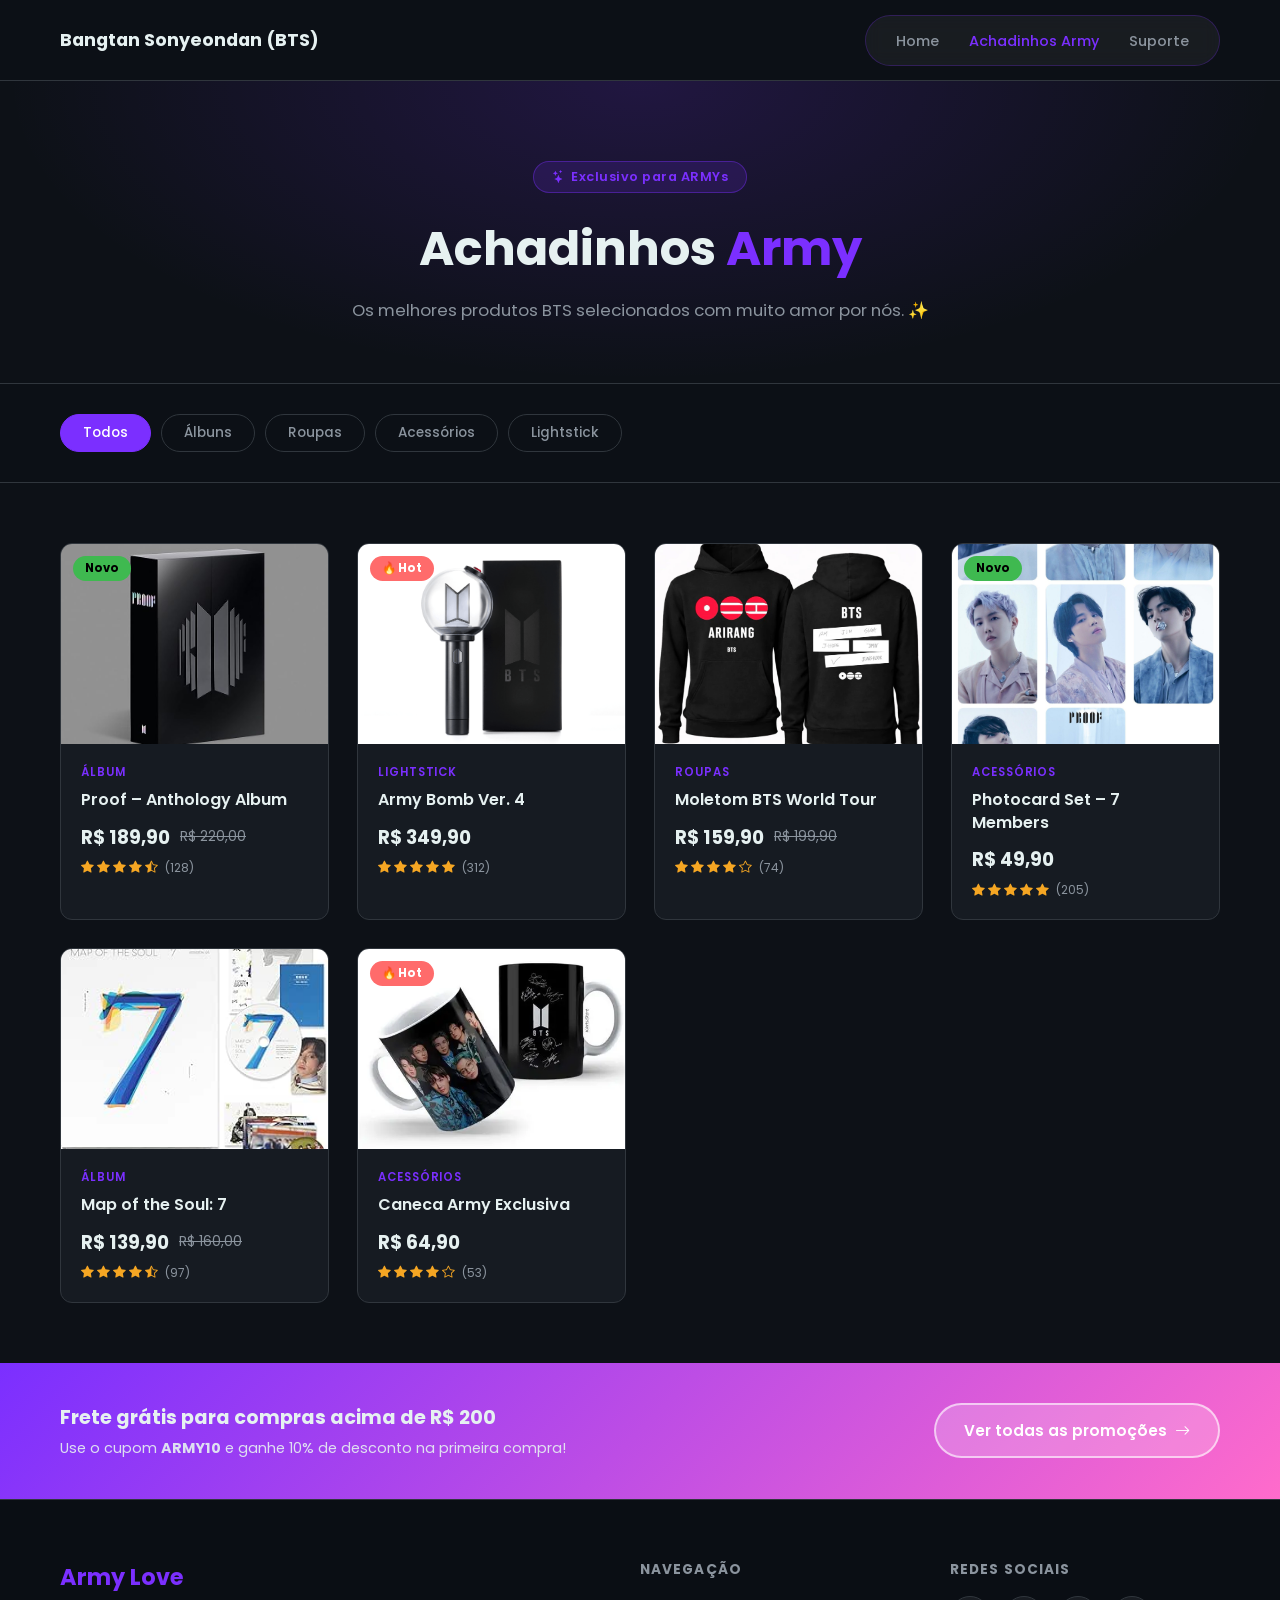
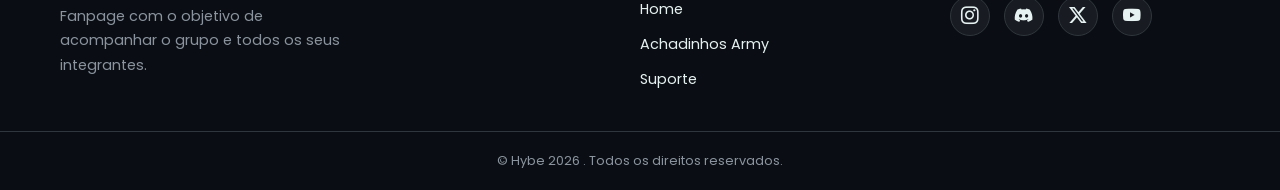
<file: pages/Achadinhos-army.html>
<!DOCTYPE html>
<html lang="pt-BR">

<head>
    <meta charset="UTF-8">
    <meta name="viewport" content="width=device-width, initial-scale=1.0">
    <title>Achadinhos Army – BTS Fan Page</title>
    <link href="https://fonts.googleapis.com/css2?family=Poppins:wght@300;400;600;700&display=swap" rel="stylesheet">
    <link rel="stylesheet" href="https://cdn.jsdelivr.net/npm/bootstrap-icons@1.11.3/font/bootstrap-icons.min.css">
    <link rel="stylesheet" href="../style.css">
</head>

<body>

    <!-- HEADER -->
    <header class="header-page">
        <div class="container header-container">
            <h1>Bangtan Sonyeondan (BTS)</h1>
            <nav>
                <ul class="header-menu">
                    <li><a href="../Index.html" class="item-menu">Home</a></li>
                    <li><a href="Achadinhos-army.html" class="item-menu active">Achadinhos Army</a></li>
                    <li><a href="suporte.html" class="item-menu">Suporte</a></li>
                </ul>
            </nav>
        </div>
    </header>

    <!-- HERO DA LOJA -->
    <section class="loja-hero">
        <div class="container">
            <span class="loja-badge"><i class="bi bi-stars"></i> Exclusivo para ARMYs</span>
            <h2>Achadinhos <span class="destaque">Army</span></h2>
            <p>Os melhores produtos BTS selecionados com muito amor por nós. ✨</p>
        </div>
    </section>

    <!-- FILTROS -->
    <section class="loja-filtros">
        <div class="container">
            <div class="filtros-wrapper">
                <button class="filtro-btn active" data-categoria="todos">Todos</button>
                <button class="filtro-btn" data-categoria="albuns">Álbuns</button>
                <button class="filtro-btn" data-categoria="roupas">Roupas</button>
                <button class="filtro-btn" data-categoria="acessorios">Acessórios</button>
                <button class="filtro-btn" data-categoria="lightstick">Lightstick</button>
            </div>
        </div>
    </section>

    <!-- GRADE DE PRODUTOS -->
    <section class="loja-produtos">
        <div class="container">
            <div class="produtos-grid">

                <!-- Card 1 -->
                <div class="produto-card" data-categoria="albuns">
                    <div class="produto-img">
                        <img src="/img/proof.jpg" alt="Álbum Proof">
                        <span class="badge-novo">Novo</span>
                        <div class="produto-overlay">
                            <a href="#" class="btn-comprar"><i class="bi bi-bag-plus"></i> Comprar</a>
                        </div>
                    </div>
                    <div class="produto-info">
                        <span class="produto-categoria">Álbum</span>
                        <h3 class="produto-nome">Proof – Anthology Album</h3>
                        <div class="produto-preco">
                            <span class="preco-atual">R$ 189,90</span>
                            <span class="preco-antigo">R$ 220,00</span>
                        </div>
                        <div class="produto-estrelas">
                            <i class="bi bi-star-fill"></i>
                            <i class="bi bi-star-fill"></i>
                            <i class="bi bi-star-fill"></i>
                            <i class="bi bi-star-fill"></i>
                            <i class="bi bi-star-half"></i>
                            <span>(128)</span>
                        </div>
                    </div>
                </div>

                <!-- Card 2 -->
                <div class="produto-card" data-categoria="lightstick">
                    <div class="produto-img">
                        <img src="/img/army-bomb-ver4.webp" alt="Lightstick">
                        <span class="badge-hot">🔥 Hot</span>
                        <div class="produto-overlay">
                            <a href="#" class="btn-comprar"><i class="bi bi-bag-plus"></i> Comprar</a>
                        </div>
                    </div>
                    <div class="produto-info">
                        <span class="produto-categoria">Lightstick</span>
                        <h3 class="produto-nome">Army Bomb Ver. 4</h3>
                        <div class="produto-preco">
                            <span class="preco-atual">R$ 349,90</span>
                        </div>
                        <div class="produto-estrelas">
                            <i class="bi bi-star-fill"></i>
                            <i class="bi bi-star-fill"></i>
                            <i class="bi bi-star-fill"></i>
                            <i class="bi bi-star-fill"></i>
                            <i class="bi bi-star-fill"></i>
                            <span>(312)</span>
                        </div>
                    </div>
                </div>

                <!-- Card 3 -->
                <div class="produto-card" data-categoria="roupas">
                    <div class="produto-img">
                        <img src="/img/Moletom.webp" alt="Moletom">
                        <div class="produto-overlay">
                            <a href="#" class="btn-comprar"><i class="bi bi-bag-plus"></i> Comprar</a>
                        </div>
                    </div>
                    <div class="produto-info">
                        <span class="produto-categoria">Roupas</span>
                        <h3 class="produto-nome">Moletom BTS World Tour</h3>
                        <div class="produto-preco">
                            <span class="preco-atual">R$ 159,90</span>
                            <span class="preco-antigo">R$ 199,90</span>
                        </div>
                        <div class="produto-estrelas">
                            <i class="bi bi-star-fill"></i>
                            <i class="bi bi-star-fill"></i>
                            <i class="bi bi-star-fill"></i>
                            <i class="bi bi-star-fill"></i>
                            <i class="bi bi-star"></i>
                            <span>(74)</span>
                        </div>
                    </div>
                </div>

                <!-- Card 4 -->
                <div class="produto-card" data-categoria="acessorios">
                    <div class="produto-img">
                        <img src="/img/R.jpg" alt="Photocard set">
                        <span class="badge-novo">Novo</span>
                        <div class="produto-overlay">
                            <a href="#" class="btn-comprar"><i class="bi bi-bag-plus"></i> Comprar</a>
                        </div>
                    </div>
                    <div class="produto-info">
                        <span class="produto-categoria">Acessórios</span>
                        <h3 class="produto-nome">Photocard Set – 7 Members</h3>
                        <div class="produto-preco">
                            <span class="preco-atual">R$ 49,90</span>
                        </div>
                        <div class="produto-estrelas">
                            <i class="bi bi-star-fill"></i>
                            <i class="bi bi-star-fill"></i>
                            <i class="bi bi-star-fill"></i>
                            <i class="bi bi-star-fill"></i>
                            <i class="bi bi-star-fill"></i>
                            <span>(205)</span>
                        </div>
                    </div>
                </div>

                <!-- Card 5 -->
                <div class="produto-card" data-categoria="albuns">
                    <div class="produto-img">
                        <img src="/img/map of the soul.jpg" alt="Map of the Soul">
                        <div class="produto-overlay">
                            <a href="#" class="btn-comprar"><i class="bi bi-bag-plus"></i> Comprar</a>
                        </div>
                    </div>
                    <div class="produto-info">
                        <span class="produto-categoria">Álbum</span>
                        <h3 class="produto-nome">Map of the Soul: 7</h3>
                        <div class="produto-preco">
                            <span class="preco-atual">R$ 139,90</span>
                            <span class="preco-antigo">R$ 160,00</span>
                        </div>
                        <div class="produto-estrelas">
                            <i class="bi bi-star-fill"></i>
                            <i class="bi bi-star-fill"></i>
                            <i class="bi bi-star-fill"></i>
                            <i class="bi bi-star-fill"></i>
                            <i class="bi bi-star-half"></i>
                            <span>(97)</span>
                        </div>
                    </div>
                </div>

                <!-- Card 6 -->
                <div class="produto-card" data-categoria="acessorios">
                    <div class="produto-img">
                        <img src="/img/Caneca.webp" alt="Caneca BTS">
                        <span class="badge-hot">🔥 Hot</span>
                        <div class="produto-overlay">
                            <a href="#" class="btn-comprar"><i class="bi bi-bag-plus"></i> Comprar</a>
                        </div>
                    </div>
                    <div class="produto-info">
                        <span class="produto-categoria">Acessórios</span>
                        <h3 class="produto-nome">Caneca Army Exclusiva</h3>
                        <div class="produto-preco">
                            <span class="preco-atual">R$ 64,90</span>
                        </div>
                        <div class="produto-estrelas">
                            <i class="bi bi-star-fill"></i>
                            <i class="bi bi-star-fill"></i>
                            <i class="bi bi-star-fill"></i>
                            <i class="bi bi-star-fill"></i>
                            <i class="bi bi-star"></i>
                            <span>(53)</span>
                        </div>
                    </div>
                </div>

            </div>
        </div>
    </section>

    <!-- BANNER PROMOÇÃO -->
    <section class="loja-banner">
        <div class="container banner-content">
            <div>
                <h3>Frete grátis para compras acima de R$ 200</h3>
                <p>Use o cupom <strong>ARMY10</strong> e ganhe 10% de desconto na primeira compra!</p>
            </div>
            <a href="#" class="btn-primario">Ver todas as promoções <i class="bi bi-arrow-right"></i></a>
        </div>
    </section>

    <!-- FOOTER -->
    <footer class="footer">
        <div class="container footer-inner">
            <div class="footer-brand">
                <h2>Army Love</h2>
                <p>Fanpage com o objetivo de acompanhar o grupo e todos os seus integrantes.</p>
            </div>
            <div class="footer-links">
                <h4>Navegação</h4>
                <ul>
                    <li><a href="../Index.html">Home</a></li>
                    <li><a href="Achadinhos-army.html">Achadinhos Army</a></li>
                    <li><a href="suporte.html">Suporte</a></li>
                </ul>
            </div>
            <div class="footer-social">
                <h4>Redes Sociais</h4>
                <div class="social-icons">
                    <a href="#"><i class="bi bi-instagram"></i></a>
                    <a href="#"><i class="bi bi-discord"></i></a>
                    <a href="#"><i class="bi bi-twitter-x"></i></a>
                    <a href="#"><i class="bi bi-youtube"></i></a>
                </div>
            </div>
        </div>
        <div class="footer-bottom">
            <p>© Hybe 2026 . Todos os direitos reservados.</p>
        </div>
    </footer>

    <script>
        // Filtro de categorias
        const botoes = document.querySelectorAll('.filtro-btn');
        const cards = document.querySelectorAll('.produto-card');

        botoes.forEach(btn => {
            btn.addEventListener('click', () => {
                botoes.forEach(b => b.classList.remove('active'));
                btn.classList.add('active');

                const cat = btn.dataset.categoria;
                cards.forEach(card => {
                    if (cat === 'todos' || card.dataset.categoria === cat) {
                        card.style.display = 'flex';
                        card.style.animation = 'fadeIn 0.4s ease';
                    } else {
                        card.style.display = 'none';
                    }
                });
            });
        });
    </script>

</body>
</html>
</file>
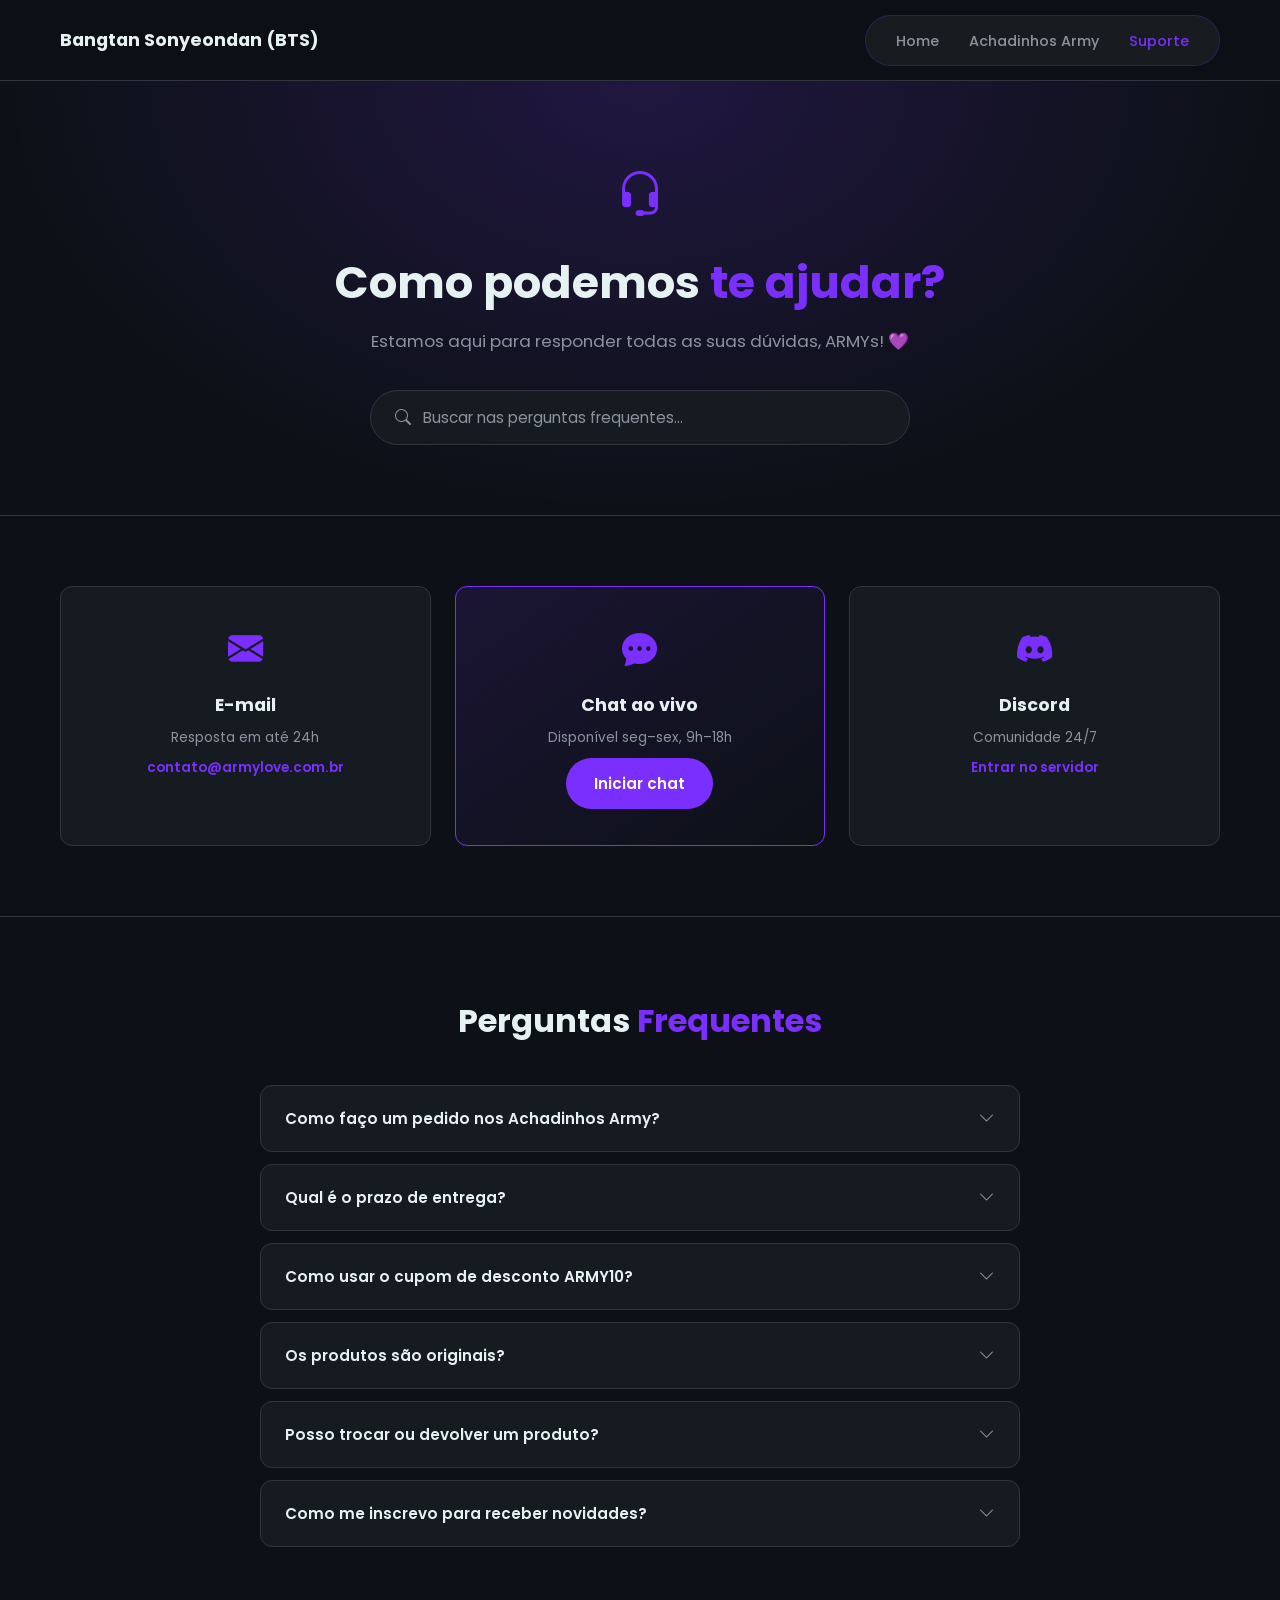
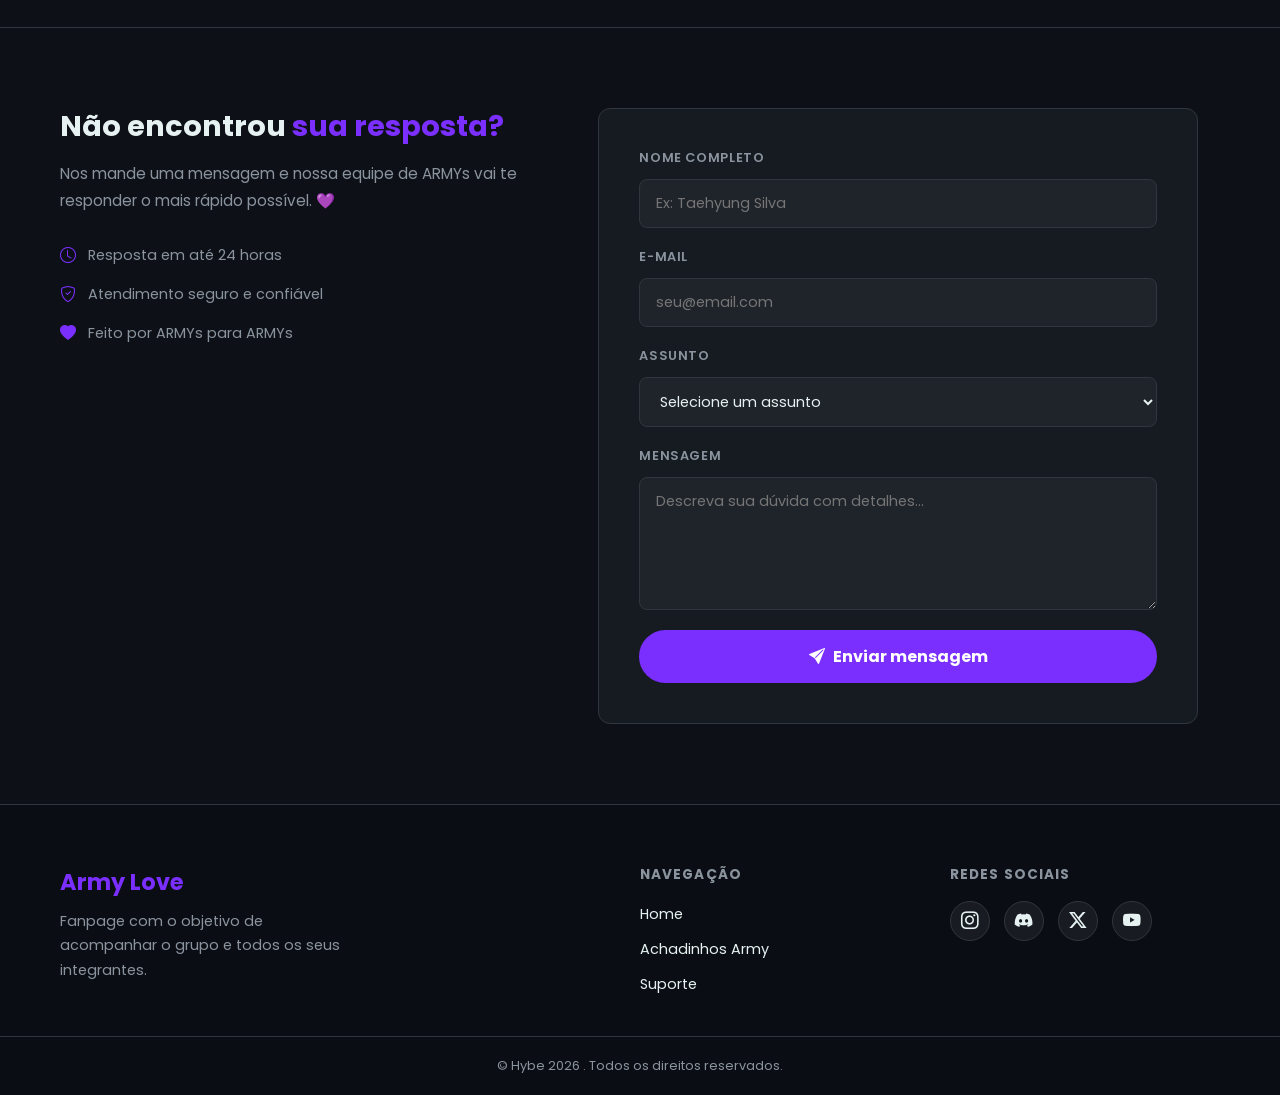
<file: pages/suporte.html>
<!DOCTYPE html>
<html lang="pt-BR">

<head>
    <meta charset="UTF-8">
    <meta name="viewport" content="width=device-width, initial-scale=1.0">
    <title>Suporte – BTS Fan Page</title>
    <link href="https://fonts.googleapis.com/css2?family=Poppins:wght@300;400;600;700&display=swap" rel="stylesheet">
    <link rel="stylesheet" href="https://cdn.jsdelivr.net/npm/bootstrap-icons@1.11.3/font/bootstrap-icons.min.css">
    <link rel="stylesheet" href="../style.css">
</head>

<body>

    <!-- HEADER -->
    <header class="header-page">
        <div class="container header-container">
            <h1>Bangtan Sonyeondan (BTS)</h1>
            <nav>
                <ul class="header-menu">
                    <li><a href="../Index.html" class="item-menu">Home</a></li>
                    <li><a href="Achadinhos-army.html" class="item-menu">Achadinhos Army</a></li>
                    <li><a href="suporte.html" class="item-menu active">Suporte</a></li>
                </ul>
            </nav>
        </div>
    </header>

    <!-- HERO DO SUPORTE -->
    <section class="suporte-hero">
        <div class="container">
            <i class="bi bi-headset suporte-icone-hero"></i>
            <h2>Como podemos <span class="destaque">te ajudar?</span></h2>
            <p>Estamos aqui para responder todas as suas dúvidas, ARMYs! 💜</p>
            <div class="suporte-busca">
                <i class="bi bi-search"></i>
                <input type="text" placeholder="Buscar nas perguntas frequentes...">
            </div>
        </div>
    </section>

    <!-- CARDS DE CONTATO RÁPIDO -->
    <section class="suporte-canais">
        <div class="container">
            <div class="canais-grid">
                <div class="canal-card">
                    <i class="bi bi-envelope-fill"></i>
                    <h3>E-mail</h3>
                    <p>Resposta em até 24h</p>
                    <a href="mailto:contato@armylove.com.br" class="canal-link">contato@armylove.com.br</a>
                </div>
                <div class="canal-card destaque-card">
                    <i class="bi bi-chat-dots-fill"></i>
                    <h3>Chat ao vivo</h3>
                    <p>Disponível seg–sex, 9h–18h</p>
                    <a href="#" class="btn-primario">Iniciar chat</a>
                </div>
                <div class="canal-card">
                    <i class="bi bi-discord"></i>
                    <h3>Discord</h3>
                    <p>Comunidade 24/7</p>
                    <a href="#" class="canal-link">Entrar no servidor</a>
                </div>
            </div>
        </div>
    </section>

    <!-- FAQ -->
    <section class="suporte-faq">
        <div class="container">
            <h2 class="secao-titulo">Perguntas <span class="destaque">Frequentes</span></h2>

            <div class="faq-lista">

                <div class="faq-item">
                    <button class="faq-pergunta">
                        <span>Como faço um pedido nos Achadinhos Army?</span>
                        <i class="bi bi-chevron-down faq-icone"></i>
                    </button>
                    <div class="faq-resposta">
                        <p>É super simples! Navegue até a página <strong>Achadinhos Army</strong>, escolha o produto que você quer, clique em "Comprar" e siga as instruções de pagamento. Aceitamos Pix, cartão de crédito e boleto.</p>
                    </div>
                </div>

                <div class="faq-item">
                    <button class="faq-pergunta">
                        <span>Qual é o prazo de entrega?</span>
                        <i class="bi bi-chevron-down faq-icone"></i>
                    </button>
                    <div class="faq-resposta">
                        <p>O prazo varia conforme a sua região. Em média, capitais recebem em 5–7 dias úteis e demais localidades em 8–15 dias úteis após a confirmação do pagamento.</p>
                    </div>
                </div>

                <div class="faq-item">
                    <button class="faq-pergunta">
                        <span>Como usar o cupom de desconto ARMY10?</span>
                        <i class="bi bi-chevron-down faq-icone"></i>
                    </button>
                    <div class="faq-resposta">
                        <p>Na etapa de finalização da compra, existe um campo chamado "Cupom de desconto". Digite <strong>ARMY10</strong> e clique em aplicar. O desconto de 10% será aplicado automaticamente no total.</p>
                    </div>
                </div>

                <div class="faq-item">
                    <button class="faq-pergunta">
                        <span>Os produtos são originais?</span>
                        <i class="bi bi-chevron-down faq-icone"></i>
                    </button>
                    <div class="faq-resposta">
                        <p>Sim! Todos os nossos produtos são adquiridos diretamente de distribuidores oficiais da HYBE ou de importadoras autorizadas. Garantimos autenticidade em cada item.</p>
                    </div>
                </div>

                <div class="faq-item">
                    <button class="faq-pergunta">
                        <span>Posso trocar ou devolver um produto?</span>
                        <i class="bi bi-chevron-down faq-icone"></i>
                    </button>
                    <div class="faq-resposta">
                        <p>Sim! Você tem até 7 dias corridos após o recebimento para solicitar troca ou devolução, conforme o Código de Defesa do Consumidor. Entre em contato pelo e-mail ou chat para iniciar o processo.</p>
                    </div>
                </div>

                <div class="faq-item">
                    <button class="faq-pergunta">
                        <span>Como me inscrevo para receber novidades?</span>
                        <i class="bi bi-chevron-down faq-icone"></i>
                    </button>
                    <div class="faq-resposta">
                        <p>Na página inicial (Home) há um formulário de newsletter. Basta digitar seu e-mail e clicar em "Inscrever-se". Você receberá todas as novidades sobre o BTS e promoções exclusivas!</p>
                    </div>
                </div>

            </div>
        </div>
    </section>

    <!-- FORMULÁRIO DE CONTATO -->
    <section class="suporte-contato">
        <div class="container">
            <div class="contato-wrapper">
                <div class="contato-texto">
                    <h2>Não encontrou <span class="destaque">sua resposta?</span></h2>
                    <p>Nos mande uma mensagem e nossa equipe de ARMYs vai te responder o mais rápido possível. 💜</p>
                    <ul class="contato-lista">
                        <li><i class="bi bi-clock"></i> Resposta em até 24 horas</li>
                        <li><i class="bi bi-shield-check"></i> Atendimento seguro e confiável</li>
                        <li><i class="bi bi-heart-fill"></i> Feito por ARMYs para ARMYs</li>
                    </ul>
                </div>

                <form class="contato-form" id="form-suporte">
                    <div class="form-group">
                        <label for="nome">Nome Completo</label>
                        <input type="text" id="nome" placeholder="Ex: Taehyung Silva" required>
                    </div>
                    <div class="form-group">
                        <label for="email-suporte">E-mail</label>
                        <input type="email" id="email-suporte" placeholder="seu@email.com" required>
                    </div>
                    <div class="form-group">
                        <label for="assunto">Assunto</label>
                        <select id="assunto" required>
                            <option value="" disabled selected>Selecione um assunto</option>
                            <option>Dúvida sobre pedido</option>
                            <option>Troca ou devolução</option>
                            <option>Problema com pagamento</option>
                            <option>Sugestão</option>
                            <option>Outro</option>
                        </select>
                    </div>
                    <div class="form-group">
                        <label for="mensagem">Mensagem</label>
                        <textarea id="mensagem" placeholder="Descreva sua dúvida com detalhes..." rows="5" required></textarea>
                    </div>
                    <button type="submit" class="btn-primario btn-full">
                        <i class="bi bi-send-fill"></i> Enviar mensagem
                    </button>
                </form>
            </div>
        </div>
    </section>

    <!-- FOOTER -->
    <footer class="footer">
        <div class="container footer-inner">
            <div class="footer-brand">
                <h2>Army Love</h2>
                <p>Fanpage com o objetivo de acompanhar o grupo e todos os seus integrantes.</p>
            </div>
            <div class="footer-links">
                <h4>Navegação</h4>
                <ul>
                    <li><a href="../Index.html">Home</a></li>
                    <li><a href="Achadinhos-army.html">Achadinhos Army</a></li>
                    <li><a href="suporte.html">Suporte</a></li>
                </ul>
            </div>
            <div class="footer-social">
                <h4>Redes Sociais</h4>
                <div class="social-icons">
                    <a href="#"><i class="bi bi-instagram"></i></a>
                    <a href="#"><i class="bi bi-discord"></i></a>
                    <a href="#"><i class="bi bi-twitter-x"></i></a>
                    <a href="#"><i class="bi bi-youtube"></i></a>
                </div>
            </div>
        </div>
        <div class="footer-bottom">
            <p>© Hybe 2026 . Todos os direitos reservados.</p>
        </div>
    </footer>

    <script>
        // FAQ accordion
        document.querySelectorAll('.faq-pergunta').forEach(btn => {
            btn.addEventListener('click', () => {
                const item = btn.parentElement;
                const aberto = item.classList.contains('aberto');

                document.querySelectorAll('.faq-item').forEach(i => i.classList.remove('aberto'));
                if (!aberto) item.classList.add('aberto');
            });
        });

        // Form suporte
        document.getElementById('form-suporte').addEventListener('submit', function (e) {
            e.preventDefault();
            const nome = document.getElementById('nome').value;
            alert(`Mensagem enviada com sucesso, ${nome}! Nossa equipe vai te responder em breve. 💜`);
            this.reset();
        });
    </script>

</body>
</html>
</file>
<file: style.css>
/* =============================================
   VARIÁVEIS & RESET
   ============================================= */
:root {
    --primary: #7b2fff;
    --primary-dark: #5a1fcf;
    --primary-glow: rgba(123, 47, 255, 0.35);
    --accent: #ff6bcb;
    --dark-bg: #0d1117;
    --card-bg: #161b22;
    --border: #30363d;
    --light-text: #e6f1f1;
    --muted: #8b949e;
    --success: #3fb950;
    --radius: 12px;
    --transition: 0.3s ease;
}

* {
    margin: 0;
    padding: 0;
    box-sizing: border-box;
    font-family: 'Poppins', sans-serif;
}

body {
    background-color: var(--dark-bg);
    color: var(--light-text);
    overflow-x: hidden;
}

/* =============================================
   UTILITÁRIOS
   ============================================= */
.container {
    max-width: 1200px;
    margin: 0 auto;
    padding: 0 20px;
}

.destaque {
    color: var(--primary);
}

.secao-titulo {
    font-size: 2rem;
    font-weight: 700;
    margin-bottom: 40px;
    text-align: center;
}

.btn-primario {
    display: inline-flex;
    align-items: center;
    gap: 8px;
    padding: 14px 28px;
    background: var(--primary);
    color: #fff;
    border: none;
    border-radius: 40px;
    font-size: 0.95rem;
    font-weight: 600;
    cursor: pointer;
    text-decoration: none;
    transition: var(--transition);
}

.btn-primario:hover {
    background: var(--primary-dark);
    transform: translateY(-2px);
    box-shadow: 0 8px 20px var(--primary-glow);
}

.btn-full {
    width: 100%;
    justify-content: center;
}

@keyframes fadeIn {
    from { opacity: 0; transform: translateY(16px); }
    to   { opacity: 1; transform: translateY(0); }
}

/* =============================================
   HEADER
   ============================================= */
.header-page {
    position: sticky;
    top: 0;
    z-index: 100;
    background: rgba(13, 17, 23, 0.85);
    backdrop-filter: blur(12px);
    border-bottom: 1px solid var(--border);
}

.header-container {
    height: 80px;
    display: flex;
    align-items: center;
    justify-content: space-between;
}

.header-container h1 {
    font-size: 1.1rem;
    font-weight: 700;
    color: var(--light-text);
}

.header-menu {
    display: flex;
    gap: 30px;
    list-style: none;
    padding: 12px 30px;
    background: rgba(255, 255, 255, 0.05);
    backdrop-filter: blur(8px);
    border-radius: 40px;
    border: 1px solid rgba(123, 47, 255, 0.25);
}

.item-menu {
    color: var(--muted);
    text-decoration: none;
    font-weight: 500;
    font-size: 0.9rem;
    transition: var(--transition);
}

.item-menu:hover,
.item-menu.active {
    color: var(--light-text);
}

.item-menu.active {
    color: var(--primary);
}

/* =============================================
   HERO – INDEX
   ============================================= */
.hero {
    height: calc(100vh - 80px);
    display: flex;
    align-items: center;
    text-align: center;
    position: relative;
    overflow: hidden;
}

.hero .container {
    position: relative;
    z-index: 2;
}

.hero h2 {
    font-size: clamp(2rem, 5vw, 3.5rem);
    font-weight: 700;
    margin-bottom: 16px;
}

.hero p {
    font-size: 1.1rem;
    color: var(--muted);
}

.hero::after {
    content: '';
    position: absolute;
    inset: 0;
    background: linear-gradient(to top, var(--dark-bg) 0%, rgba(13,17,23,0.55) 50%, transparent 100%);
    z-index: 1;
}

.video {
    position: absolute;
    top: 0;
    left: 0;
    width: 100%;
    height: 100%;
    object-fit: cover;
    z-index: 0;
}

/* =============================================
   MEMBROS – INDEX
   ============================================= */
.membros {
    padding: 80px 0;
}

.membros h2 {
    font-size: 1.8rem;
    font-weight: 700;
}

.grid-cards {
    display: grid;
    grid-template-columns: repeat(auto-fit, minmax(220px, 1fr));
    gap: 25px;
}

.card {
    background-color: var(--card-bg);
    border-radius: var(--radius);
    overflow: hidden;
    text-decoration: none;
    transition: var(--transition);
    display: block;
    border: 1px solid var(--border);
}

.card:hover {
    transform: translateY(-10px);
    border-color: var(--primary);
    box-shadow: 0 12px 30px var(--primary-glow);
}

.card img {
    width: 100%;
    aspect-ratio: 3/4;
    object-fit: cover;
    opacity: 0.75;
    transition: var(--transition);
}

.card:hover img {
    opacity: 1;
    transform: scale(1.04);
}

.membros-info {
    padding: 20px;
    text-align: center;
    color: var(--light-text);
}

/* =============================================
   NEWSLETTER – INDEX
   ============================================= */
.newsletter {
    background: linear-gradient(135deg, rgba(123,47,255,0.12) 0%, rgba(255,107,203,0.08) 100%);
    border-top: 1px solid var(--border);
    border-bottom: 1px solid var(--border);
    padding: 80px 0;
    text-align: center;
}

.newsletter h2 {
    font-size: 1.7rem;
    margin-bottom: 8px;
}

.newsletter-form {
    display: flex;
    gap: 10px;
    max-width: 500px;
    margin: 40px auto 0;
}

.newsletter-form input {
    flex: 1;
    padding: 14px 18px;
    border-radius: 40px;
    background: rgba(255, 255, 255, 0.06);
    border: 1px solid var(--border);
    color: var(--light-text);
    font-size: 0.9rem;
    outline: none;
    transition: var(--transition);
}

.newsletter-form input:focus {
    border-color: var(--primary);
    background: rgba(123, 47, 255, 0.08);
}

.newsletter-form button {
    padding: 14px 28px;
    background: var(--primary);
    border: none;
    border-radius: 40px;
    color: #fff;
    font-weight: 600;
    cursor: pointer;
    transition: var(--transition);
    white-space: nowrap;
}

.newsletter-form button:hover {
    background: var(--primary-dark);
    transform: translateY(-2px);
}

/* =============================================
   FORMULÁRIO DE CONTATO – INDEX
   ============================================= */
.contato-form {
    max-width: 600px;
    margin: 60px auto;
    padding: 40px;
    background: var(--card-bg);
    border-radius: var(--radius);
    border: 1px solid var(--border);
    display: flex;
    flex-direction: column;
    gap: 20px;
}

.contato-form label {
    display: block;
    font-size: 0.85rem;
    font-weight: 600;
    color: var(--muted);
    margin-bottom: 6px;
    text-transform: uppercase;
    letter-spacing: 0.05em;
}

.contato-form input,
.contato-form textarea {
    width: 100%;
    padding: 14px 16px;
    background: rgba(255, 255, 255, 0.04);
    border: 1px solid var(--border);
    border-radius: 8px;
    color: var(--light-text);
    font-size: 0.95rem;
    font-family: 'Poppins', sans-serif;
    outline: none;
    transition: var(--transition);
    resize: vertical;
}

.contato-form input:focus,
.contato-form textarea:focus {
    border-color: var(--primary);
}

.contato-form button[type="submit"] {
    padding: 14px;
    background: var(--primary);
    border: none;
    border-radius: 40px;
    color: #fff;
    font-size: 1rem;
    font-weight: 700;
    cursor: pointer;
    transition: var(--transition);
}

.contato-form button[type="submit"]:hover {
    background: var(--primary-dark);
    box-shadow: 0 8px 20px var(--primary-glow);
}

/* =============================================
   FOOTER
   ============================================= */
.footer {
    background: #0a0e14;
    border-top: 1px solid var(--border);
    padding-top: 60px;
}

.footer-inner {
    display: grid;
    grid-template-columns: 2fr 1fr 1fr;
    gap: 40px;
    padding-bottom: 40px;
}

.footer-brand h2 {
    font-size: 1.4rem;
    margin-bottom: 10px;
    color: var(--primary);
}

.footer-brand p {
    color: var(--muted);
    font-size: 0.9rem;
    line-height: 1.7;
    max-width: 280px;
}

.footer-links h4,
.footer-social h4 {
    font-size: 0.85rem;
    text-transform: uppercase;
    letter-spacing: 0.08em;
    color: var(--muted);
    margin-bottom: 16px;
}

.footer-links ul {
    list-style: none;
    display: flex;
    flex-direction: column;
    gap: 10px;
}

.footer-links ul a {
    color: var(--light-text);
    text-decoration: none;
    font-size: 0.9rem;
    transition: var(--transition);
}

.footer-links ul a:hover {
    color: var(--primary);
}

.social-icons {
    display: flex;
    gap: 14px;
}

.social-icons a {
    width: 40px;
    height: 40px;
    border-radius: 50%;
    background: rgba(255,255,255,0.06);
    border: 1px solid var(--border);
    display: flex;
    align-items: center;
    justify-content: center;
    color: var(--light-text);
    font-size: 1.1rem;
    text-decoration: none;
    transition: var(--transition);
}

.social-icons a:hover {
    background: var(--primary);
    border-color: var(--primary);
    transform: translateY(-3px);
}

.footer-bottom {
    border-top: 1px solid var(--border);
    padding: 20px;
    text-align: center;
    color: var(--muted);
    font-size: 0.8rem;
}

/* =============================================
   PÁGINA: ACHADINHOS ARMY (LOJA)
   ============================================= */

/* Hero da loja */
.loja-hero {
    padding: 80px 0 60px;
    text-align: center;
    background: radial-gradient(ellipse at top, rgba(123,47,255,0.18) 0%, transparent 70%);
    border-bottom: 1px solid var(--border);
}

.loja-badge {
    display: inline-flex;
    align-items: center;
    gap: 6px;
    padding: 6px 18px;
    background: rgba(123, 47, 255, 0.15);
    border: 1px solid rgba(123, 47, 255, 0.4);
    border-radius: 40px;
    font-size: 0.8rem;
    font-weight: 600;
    color: var(--primary);
    margin-bottom: 20px;
    letter-spacing: 0.04em;
}

.loja-hero h2 {
    font-size: clamp(2rem, 4vw, 3rem);
    font-weight: 700;
    margin-bottom: 12px;
}

.loja-hero p {
    color: var(--muted);
    font-size: 1.05rem;
}

/* Filtros */
.loja-filtros {
    padding: 30px 0;
    border-bottom: 1px solid var(--border);
    position: sticky;
    top: 80px;
    background: rgba(13,17,23,0.9);
    backdrop-filter: blur(10px);
    z-index: 50;
}

.filtros-wrapper {
    display: flex;
    gap: 10px;
    flex-wrap: wrap;
}

.filtro-btn {
    padding: 8px 22px;
    border-radius: 40px;
    border: 1px solid var(--border);
    background: transparent;
    color: var(--muted);
    font-size: 0.85rem;
    font-weight: 500;
    cursor: pointer;
    transition: var(--transition);
    font-family: 'Poppins', sans-serif;
}

.filtro-btn:hover {
    border-color: var(--primary);
    color: var(--light-text);
}

.filtro-btn.active {
    background: var(--primary);
    border-color: var(--primary);
    color: #fff;
}

/* Grade de produtos */
.loja-produtos {
    padding: 60px 0;
}

.produtos-grid {
    display: grid;
    grid-template-columns: repeat(auto-fill, minmax(260px, 1fr));
    gap: 28px;
}

.produto-card {
    background: var(--card-bg);
    border-radius: var(--radius);
    overflow: hidden;
    border: 1px solid var(--border);
    display: flex;
    flex-direction: column;
    transition: var(--transition);
    animation: fadeIn 0.4s ease;
}

.produto-card:hover {
    transform: translateY(-8px);
    border-color: rgba(123, 47, 255, 0.5);
    box-shadow: 0 16px 40px rgba(0,0,0,0.4);
}

.produto-img {
    position: relative;
    overflow: hidden;
}

.produto-img img {
    width: 100%;
    aspect-ratio: 4/3;
    object-fit: cover;
    transition: var(--transition);
    display: block;
}

.produto-card:hover .produto-img img {
    transform: scale(1.06);
    opacity: 0.85;
}

.badge-novo,
.badge-hot {
    position: absolute;
    top: 12px;
    left: 12px;
    padding: 4px 12px;
    border-radius: 20px;
    font-size: 0.72rem;
    font-weight: 700;
    z-index: 2;
}

.badge-novo {
    background: var(--success);
    color: #000;
}

.badge-hot {
    background: #ff6b6b;
    color: #fff;
}

.produto-overlay {
    position: absolute;
    inset: 0;
    background: rgba(0,0,0,0.5);
    display: flex;
    align-items: center;
    justify-content: center;
    opacity: 0;
    transition: var(--transition);
}

.produto-card:hover .produto-overlay {
    opacity: 1;
}

.btn-comprar {
    display: inline-flex;
    align-items: center;
    gap: 8px;
    padding: 12px 24px;
    background: var(--primary);
    color: #fff;
    border-radius: 40px;
    text-decoration: none;
    font-weight: 600;
    font-size: 0.9rem;
    transform: translateY(8px);
    transition: var(--transition);
}

.produto-card:hover .btn-comprar {
    transform: translateY(0);
}

.produto-info {
    padding: 20px;
    display: flex;
    flex-direction: column;
    gap: 8px;
    flex: 1;
}

.produto-categoria {
    font-size: 0.72rem;
    font-weight: 600;
    text-transform: uppercase;
    letter-spacing: 0.08em;
    color: var(--primary);
}

.produto-nome {
    font-size: 1rem;
    font-weight: 600;
    line-height: 1.4;
}

.produto-preco {
    display: flex;
    align-items: center;
    gap: 10px;
    margin-top: 4px;
}

.preco-atual {
    font-size: 1.15rem;
    font-weight: 700;
    color: var(--light-text);
}

.preco-antigo {
    font-size: 0.85rem;
    color: var(--muted);
    text-decoration: line-through;
}

.produto-estrelas {
    display: flex;
    align-items: center;
    gap: 3px;
    font-size: 0.8rem;
    color: #f5a623;
}

.produto-estrelas span {
    color: var(--muted);
    margin-left: 4px;
    font-size: 0.75rem;
}

/* Banner promoção */
.loja-banner {
    background: linear-gradient(135deg, var(--primary) 0%, var(--accent) 100%);
    padding: 40px 0;
    margin-bottom: 0;
}

.banner-content {
    display: flex;
    align-items: center;
    justify-content: space-between;
    gap: 30px;
    flex-wrap: wrap;
}

.banner-content h3 {
    font-size: 1.2rem;
    font-weight: 700;
    margin-bottom: 6px;
}

.banner-content p {
    font-size: 0.9rem;
    opacity: 0.9;
}

.banner-content .btn-primario {
    background: rgba(255,255,255,0.2);
    border: 2px solid rgba(255,255,255,0.6);
    white-space: nowrap;
}

.banner-content .btn-primario:hover {
    background: rgba(255,255,255,0.35);
}

/* =============================================
   PÁGINA: SUPORTE
   ============================================= */

/* Hero suporte */
.suporte-hero {
    padding: 80px 0 70px;
    text-align: center;
    background: radial-gradient(ellipse at top, rgba(123,47,255,0.18) 0%, transparent 70%);
    border-bottom: 1px solid var(--border);
}

.suporte-icone-hero {
    font-size: 3rem;
    color: var(--primary);
    display: block;
    margin-bottom: 16px;
}

.suporte-hero h2 {
    font-size: clamp(1.8rem, 4vw, 2.8rem);
    font-weight: 700;
    margin-bottom: 12px;
}

.suporte-hero p {
    color: var(--muted);
    font-size: 1.05rem;
    margin-bottom: 36px;
}

.suporte-busca {
    display: inline-flex;
    align-items: center;
    gap: 12px;
    max-width: 540px;
    width: 100%;
    background: var(--card-bg);
    border: 1px solid var(--border);
    border-radius: 40px;
    padding: 14px 24px;
    transition: var(--transition);
}

.suporte-busca:focus-within {
    border-color: var(--primary);
    box-shadow: 0 0 0 3px var(--primary-glow);
}

.suporte-busca i {
    color: var(--muted);
    font-size: 1rem;
}

.suporte-busca input {
    flex: 1;
    background: transparent;
    border: none;
    outline: none;
    color: var(--light-text);
    font-size: 0.95rem;
    font-family: 'Poppins', sans-serif;
}

.suporte-busca input::placeholder {
    color: var(--muted);
}

/* Canais de contato */
.suporte-canais {
    padding: 70px 0;
    border-bottom: 1px solid var(--border);
}

.canais-grid {
    display: grid;
    grid-template-columns: repeat(auto-fit, minmax(240px, 1fr));
    gap: 24px;
}

.canal-card {
    background: var(--card-bg);
    border: 1px solid var(--border);
    border-radius: var(--radius);
    padding: 36px 28px;
    text-align: center;
    transition: var(--transition);
    display: flex;
    flex-direction: column;
    align-items: center;
    gap: 10px;
}

.canal-card:hover {
    border-color: rgba(123,47,255,0.4);
    transform: translateY(-6px);
}

.canal-card.destaque-card {
    border-color: var(--primary);
    background: linear-gradient(145deg, rgba(123,47,255,0.12) 0%, rgba(13,17,23,1) 100%);
}

.canal-card i {
    font-size: 2.2rem;
    color: var(--primary);
    margin-bottom: 6px;
}

.canal-card h3 {
    font-size: 1.1rem;
    font-weight: 700;
}

.canal-card p {
    font-size: 0.85rem;
    color: var(--muted);
}

.canal-link {
    color: var(--primary);
    font-size: 0.85rem;
    font-weight: 600;
    text-decoration: none;
    transition: var(--transition);
}

.canal-link:hover {
    color: var(--accent);
}

/* FAQ */
.suporte-faq {
    padding: 80px 0;
    border-bottom: 1px solid var(--border);
}

.faq-lista {
    max-width: 760px;
    margin: 0 auto;
    display: flex;
    flex-direction: column;
    gap: 12px;
}

.faq-item {
    background: var(--card-bg);
    border: 1px solid var(--border);
    border-radius: var(--radius);
    overflow: hidden;
    transition: var(--transition);
}

.faq-item.aberto {
    border-color: rgba(123,47,255,0.45);
}

.faq-pergunta {
    width: 100%;
    display: flex;
    align-items: center;
    justify-content: space-between;
    padding: 20px 24px;
    background: transparent;
    border: none;
    color: var(--light-text);
    font-size: 0.95rem;
    font-weight: 600;
    font-family: 'Poppins', sans-serif;
    cursor: pointer;
    text-align: left;
    gap: 16px;
    transition: var(--transition);
}

.faq-pergunta:hover {
    color: var(--primary);
}

.faq-icone {
    font-size: 1rem;
    flex-shrink: 0;
    transition: transform 0.3s ease;
    color: var(--muted);
}

.faq-item.aberto .faq-icone {
    transform: rotate(180deg);
    color: var(--primary);
}

.faq-resposta {
    max-height: 0;
    overflow: hidden;
    transition: max-height 0.4s ease, padding 0.3s ease;
}

.faq-item.aberto .faq-resposta {
    max-height: 300px;
}

.faq-resposta p {
    padding: 0 24px 22px;
    font-size: 0.9rem;
    color: var(--muted);
    line-height: 1.75;
}

.faq-resposta strong {
    color: var(--primary);
}

/* Formulário de contato – Suporte */
.suporte-contato {
    padding: 80px 0;
}

.contato-wrapper {
    display: grid;
    grid-template-columns: 1fr 1.3fr;
    gap: 60px;
    align-items: start;
}

.contato-texto h2 {
    font-size: 1.8rem;
    font-weight: 700;
    margin-bottom: 16px;
    line-height: 1.3;
}

.contato-texto p {
    color: var(--muted);
    font-size: 0.95rem;
    line-height: 1.75;
    margin-bottom: 28px;
}

.contato-lista {
    list-style: none;
    display: flex;
    flex-direction: column;
    gap: 14px;
}

.contato-lista li {
    display: flex;
    align-items: center;
    gap: 12px;
    font-size: 0.9rem;
    color: var(--muted);
}

.contato-lista i {
    color: var(--primary);
    font-size: 1rem;
}

/* Form do suporte (usa .contato-form do global + .form-group) */
.form-group {
    display: flex;
    flex-direction: column;
    gap: 6px;
}

.suporte-contato .contato-form {
    margin: 0;
}

.suporte-contato .contato-form label {
    font-size: 0.8rem;
    font-weight: 600;
    color: var(--muted);
    text-transform: uppercase;
    letter-spacing: 0.05em;
}

.suporte-contato .contato-form input,
.suporte-contato .contato-form textarea,
.suporte-contato .contato-form select {
    width: 100%;
    padding: 13px 16px;
    background: rgba(255,255,255,0.04);
    border: 1px solid var(--border);
    border-radius: 8px;
    color: var(--light-text);
    font-size: 0.9rem;
    font-family: 'Poppins', sans-serif;
    outline: none;
    transition: var(--transition);
    resize: vertical;
}

.suporte-contato .contato-form select {
    cursor: pointer;
}

.suporte-contato .contato-form select option {
    background: var(--card-bg);
}

.suporte-contato .contato-form input:focus,
.suporte-contato .contato-form textarea:focus,
.suporte-contato .contato-form select:focus {
    border-color: var(--primary);
    background: rgba(123,47,255,0.06);
}

/* =============================================
   RESPONSIVO
   ============================================= */
@media (max-width: 768px) {
    .header-container h1 {
        display: none;
    }

    .header-menu {
        gap: 16px;
        padding: 10px 20px;
    }

    .footer-inner {
        grid-template-columns: 1fr;
        gap: 30px;
    }

    .banner-content {
        flex-direction: column;
        text-align: center;
    }

    .contato-wrapper {
        grid-template-columns: 1fr;
        gap: 40px;
    }

    .newsletter-form {
        flex-direction: column;
        align-items: stretch;
    }

    .canais-grid {
        grid-template-columns: 1fr;
    }
}
</file>
